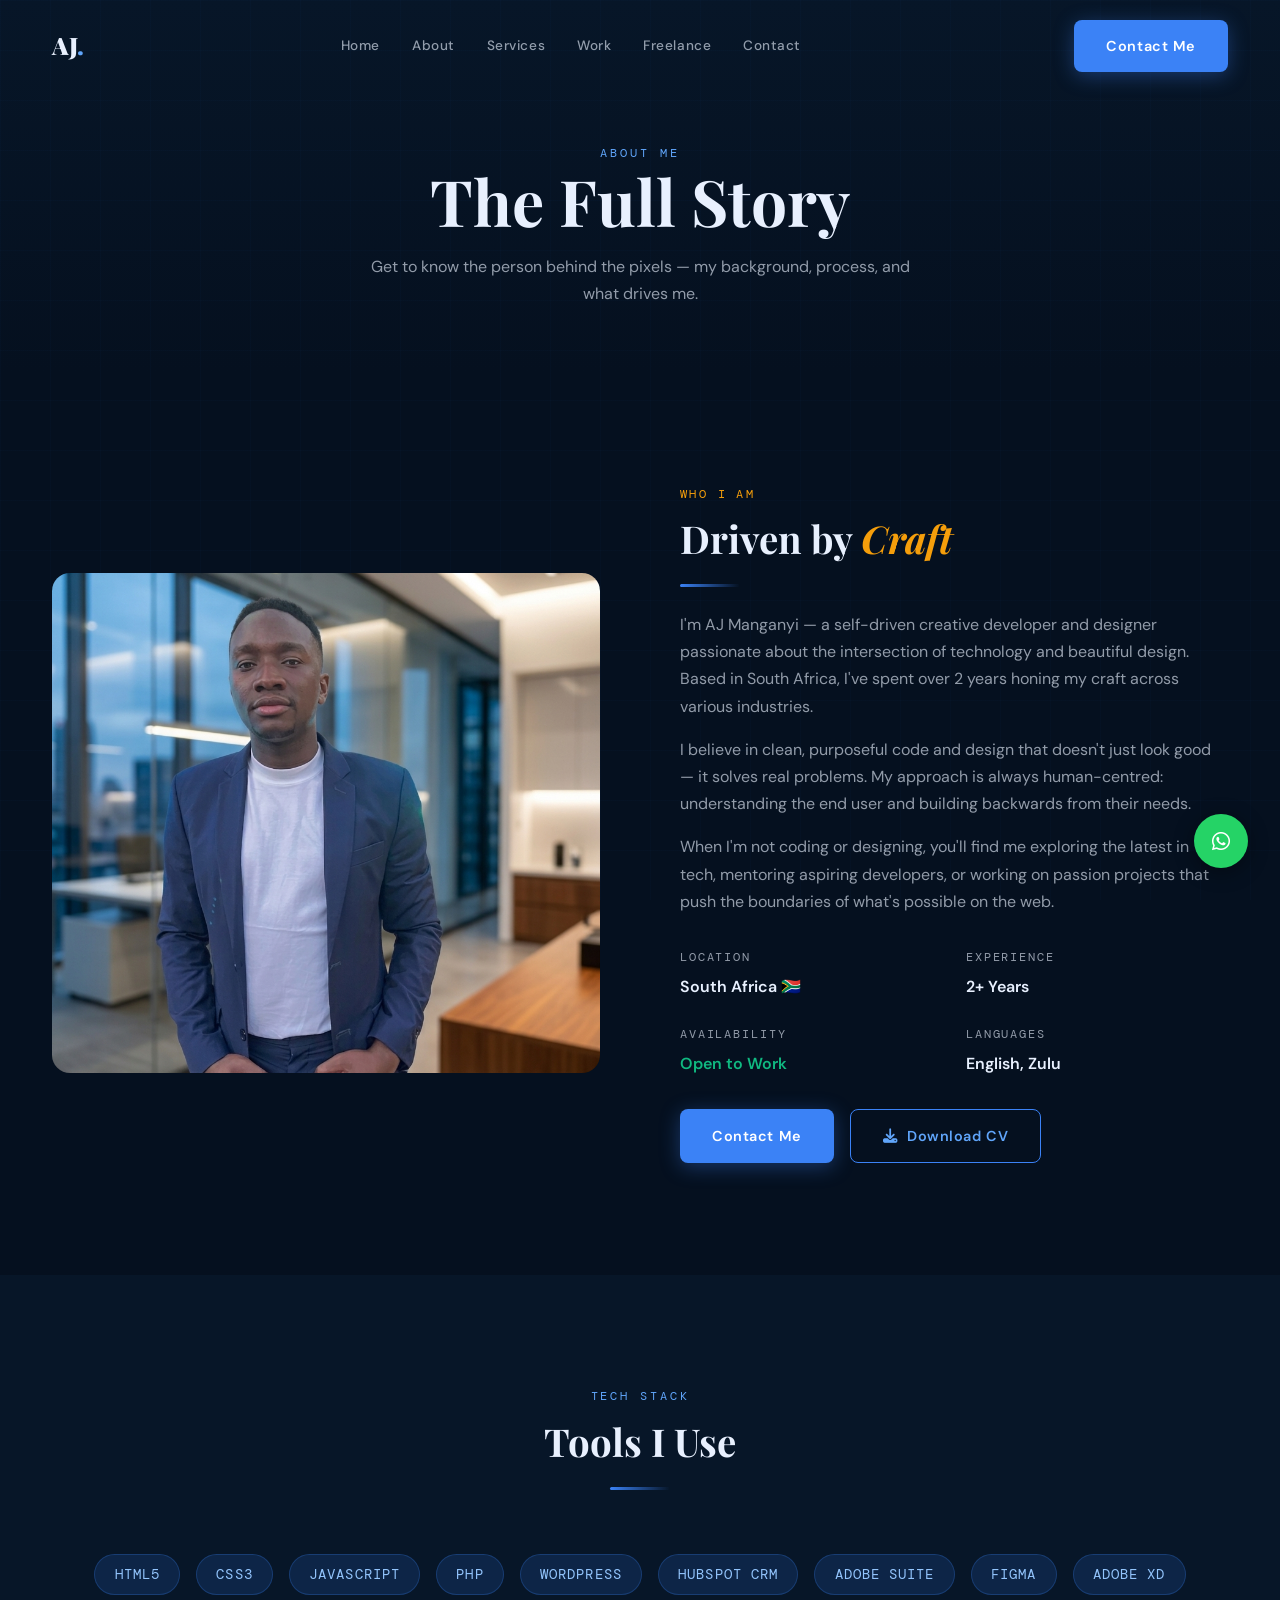
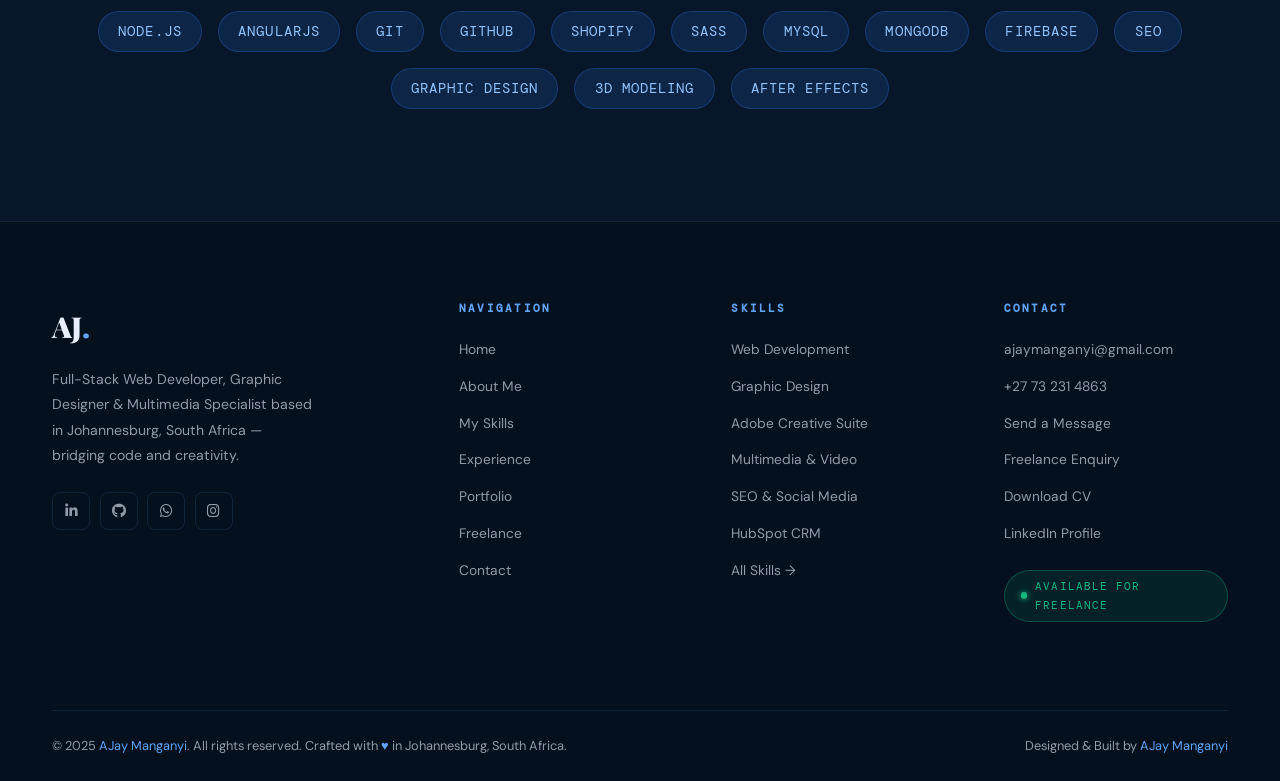
<file: pages/about.html>
<!DOCTYPE html>
<html lang="en">
<head>
  <meta charset="UTF-8" />
  <meta name="viewport" content="width=device-width, initial-scale=1.0" />
  <title>About | AJ Manganyi</title>
  <link rel="stylesheet" href="../css/style.css" />
  <link rel="stylesheet" href="https://cdnjs.cloudflare.com/ajax/libs/font-awesome/6.5.0/css/all.min.css" />
</head>
<body>

<nav class="nav" id="nav">
  <div class="container nav-inner">
    <a href="../index.html" class="nav-logo">AJ<span>.</span></a>
    <div class="nav-links">
      <a href="../index.html">Home</a>
      <a href="about.html" class="active">About</a>
      <a href="../index.html#services">Services</a>
      <a href="portfolio.html">Work</a>
      <a href="../index.html#freelance">Freelance</a>
      <a href="../index.html#contact">Contact</a>
    </div>
    <a href="../index.html#contact" class="btn btn-primary nav-cta">Contact Me</a>
    <div class="hamburger" id="hamburger"><span></span><span></span><span></span></div>
  </div>
</nav>

<div class="mobile-nav" id="mobile-nav">
  <span class="mobile-nav-close" id="mobile-close">✕</span>
  <a href="../index.html">Home</a>
  <a href="about.html">About</a>
  <a href="../index.html#services">Services</a>
  <a href="portfolio.html">Work</a>
  <a href="../index.html#freelance">Freelance</a>
  <a href="../index.html#contact">Contact</a>
</div>

<div class="page-hero">
  <div class="container">
    <p class="eyebrow">About Me</p>
    <h1 class="display-lg">The Full Story</h1>
    <p>Get to know the person behind the pixels — my background, process, and what drives me.</p>
  </div>
</div>

<section class="section">
  <div class="container">
    <div class="grid-2" style="align-items:center;gap:5rem;">
      <div class="fade-up">
        <img src="../assets/images/hero-photo.png" alt="AJ Manganyi" style="width:100%;border-radius:var(--radius-lg);height:500px;object-fit:cover;" loading="lazy" />
      </div>
      <div class="fade-up">
        <p class="eyebrow" style="font-family:var(--font-mono);font-size:0.75rem;letter-spacing:0.2em;text-transform:uppercase;color:var(--gold);margin-bottom:0.75rem;">Who I Am</p>
        <h2 class="display-md" style="margin-bottom:1rem;">Driven by <em style="color:var(--gold);">Craft</em></h2>
        <div class="divider"></div>
        <p style="color:var(--white-dim);margin-bottom:1rem;">I'm AJ Manganyi — a self-driven creative developer and designer passionate about the intersection of technology and beautiful design. Based in South Africa, I've spent over 2 years honing my craft across various industries.</p>
        <p style="color:var(--white-dim);margin-bottom:1rem;">I believe in clean, purposeful code and design that doesn't just look good — it solves real problems. My approach is always human-centred: understanding the end user and building backwards from their needs.</p>
        <p style="color:var(--white-dim);margin-bottom:2rem;">When I'm not coding or designing, you'll find me exploring the latest in tech, mentoring aspiring developers, or working on passion projects that push the boundaries of what's possible on the web.</p>

        <div style="display:grid;grid-template-columns:1fr 1fr;gap:1.5rem;margin-bottom:2rem;">
          <div>
            <div class="text-mono text-dim" style="margin-bottom:0.3rem;">Location</div>
            <div style="font-weight:600;">South Africa 🇿🇦</div>
          </div>
          <div>
            <div class="text-mono text-dim" style="margin-bottom:0.3rem;">Experience</div>
            <div style="font-weight:600;">2+ Years</div>
          </div>
          <div>
            <div class="text-mono text-dim" style="margin-bottom:0.3rem;">Availability</div>
            <div style="font-weight:600;color:var(--green);">Open to Work</div>
          </div>
          <div>
            <div class="text-mono text-dim" style="margin-bottom:0.3rem;">Languages</div>
            <div style="font-weight:600;">English, Zulu</div>
          </div>
        </div>

        <div style="display:flex;gap:1rem;flex-wrap:wrap;">
          <a href="../index.html#contact" class="btn btn-primary">Contact Me</a>
          <a href="../assets/AJ_Manganyi_CV.pdf" download class="btn btn-outline"><i class="fa-solid fa-download"></i> Download CV</a>
        </div>
      </div>
    </div>
  </div>
</section>

<!-- Tech Stack -->
<section class="section" style="background:var(--bg-2);">
  <div class="container">
    <div class="section-header fade-up">
      <p class="eyebrow">Tech Stack</p>
      <h2 class="display-md">Tools I Use</h2>
      <div class="divider center"></div>
    </div>

    <div style="display:flex;flex-wrap:wrap;gap:1rem;justify-content:center;" class="fade-up">
      <!-- Tech badges -->
      <script>
        const techs = ['HTML5','CSS3','JavaScript','PHP','WordPress','HubSpot CRM','Adobe Suite','Figma','Adobe XD','Node.js','AngularJS','Git','GitHub','Shopify','SASS','MySQL','MongoDB','Firebase','SEO','Graphic Design','3D Modeling','After Effects'];
        document.write(techs.map(t => `<span class="tag" style="font-size:0.85rem;padding:0.5rem 1.2rem;">${t}</span>`).join(''));
      </script>
    </div>
  </div>
</section>

<!-- Floating Buttons -->
<button class="back-to-top" id="back-to-top" aria-label="Back to top">
  <i class="fa-solid fa-chevron-up"></i>
</button>

<div class="float-buttons">
  <button class="float-btn float-whatsapp" id="whatsapp-btn" aria-label="WhatsApp">
    <i class="fa-brands fa-whatsapp" style="font-size:1.3rem;"></i>
    <span class="float-btn-tooltip">WhatsApp me</span>
  </button>
</div>

<!-- ════════════════════════ FOOTER ═════════════════════════ -->
<footer class="footer" id="footer">
  <div class="container">
    <div class="footer-grid">
      <div class="footer-brand">
        <a href="../index.html" class="nav-logo" style="font-size:1.8rem;">AJ<span style="color:var(--blue-light);">.</span></a>
        <p>Full-Stack Web Developer, Graphic Designer &amp; Multimedia Specialist based in Johannesburg, South Africa — bridging code and creativity.</p>
        <div class="footer-socials">
          <a href="https://www.linkedin.com/in/ajay-manganyi/" target="_blank" class="social-link" aria-label="LinkedIn"><i class="fa-brands fa-linkedin-in"></i></a>
          <a href="https://github.com/respectaj" target="_blank" class="social-link" aria-label="GitHub"><i class="fa-brands fa-github"></i></a>
          <a href="https://wa.me/27732314863" target="_blank" class="social-link" aria-label="WhatsApp"><i class="fa-brands fa-whatsapp"></i></a>
          <a href="https://instagram.com" target="_blank" class="social-link" aria-label="Instagram"><i class="fa-brands fa-instagram"></i></a>
        </div>
      </div>
      <div class="footer-col">
        <h4>Navigation</h4>
        <ul>
          <li><a href="../index.html">Home</a></li>
          <li><a href="../index.html#about">About Me</a></li>
          <li><a href="../index.html#skills">My Skills</a></li>
          <li><a href="../index.html#experience">Experience</a></li>
          <li><a href="../index.html#portfolio">Portfolio</a></li>
          <li><a href="../index.html#freelance">Freelance</a></li>
          <li><a href="../index.html#contact">Contact</a></li>
        </ul>
      </div>
      <div class="footer-col">
        <h4>Skills</h4>
        <ul>
          <li><a href="../index.html#skills">Web Development</a></li>
          <li><a href="../index.html#skills">Graphic Design</a></li>
          <li><a href="../index.html#skills">Adobe Creative Suite</a></li>
          <li><a href="../index.html#skills">Multimedia &amp; Video</a></li>
          <li><a href="../index.html#skills">SEO &amp; Social Media</a></li>
          <li><a href="../index.html#skills">HubSpot CRM</a></li>
          <li><a href="skills.html">All Skills →</a></li>
        </ul>
      </div>
      <div class="footer-col">
        <h4>Contact</h4>
        <ul>
          <li><a href="mailto:ajaymanganyi@gmail.com">ajaymanganyi@gmail.com</a></li>
          <li><a href="https://wa.me/27732314863" target="_blank">+27 73 231 4863</a></li>
          <li><a href="../index.html#contact">Send a Message</a></li>
          <li><a href="../index.html#freelance">Freelance Enquiry</a></li>
          <li><a href="../assets/AJay_Manganyi_CV.pdf" download>Download CV</a></li>
          <li><a href="https://www.linkedin.com/in/ajay-manganyi/" target="_blank">LinkedIn Profile</a></li>
        </ul>
        <div style="margin-top:1.5rem;">
          <div class="freelance-available" style="font-size:0.68rem;">Available for Freelance</div>
        </div>
      </div>
    </div>
    <div class="footer-bottom">
      <p>© 2025 <span>AJay Manganyi</span>. All rights reserved. Crafted with <span>♥</span> in Johannesburg, South Africa.</p>
      <p>Designed &amp; Built by <span>AJay Manganyi</span></p>
    </div>
  </div>
</footer>

<script src="../js/main.js"></script>
</body>
</html>
</file>
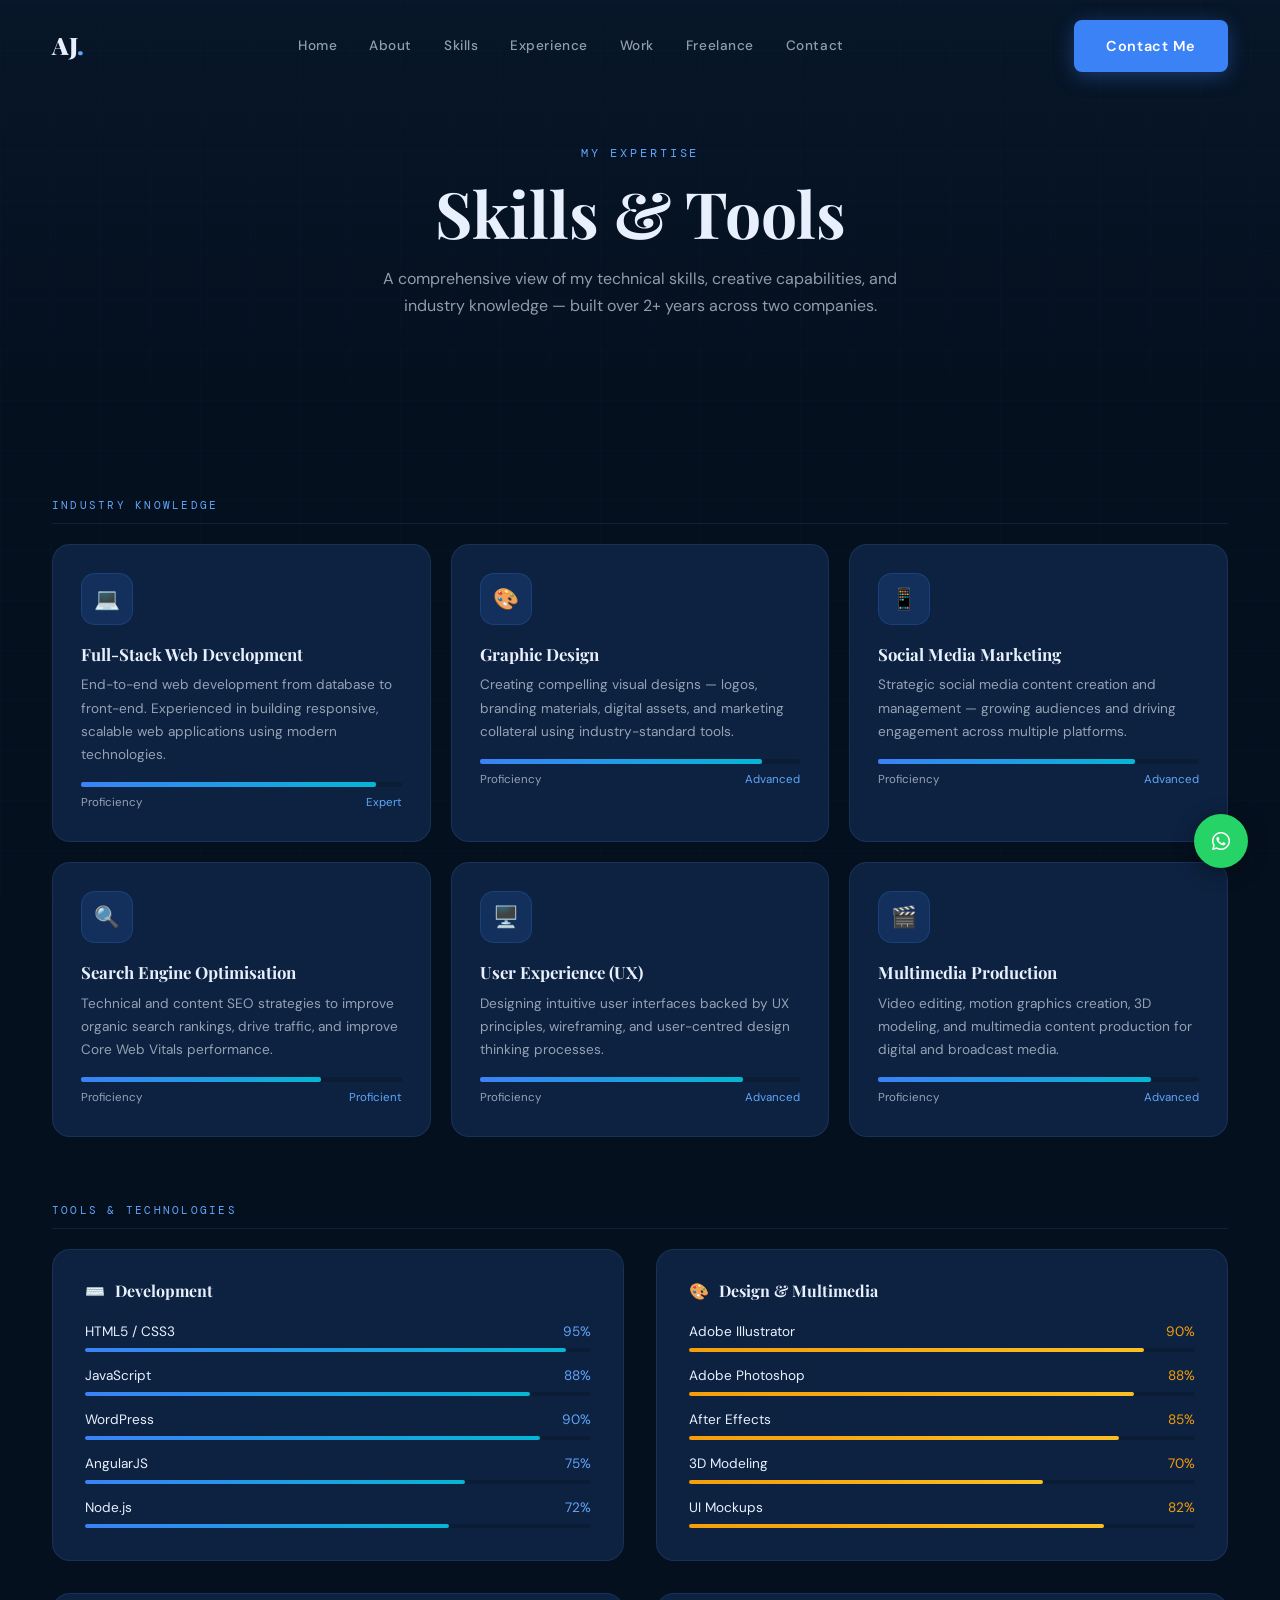
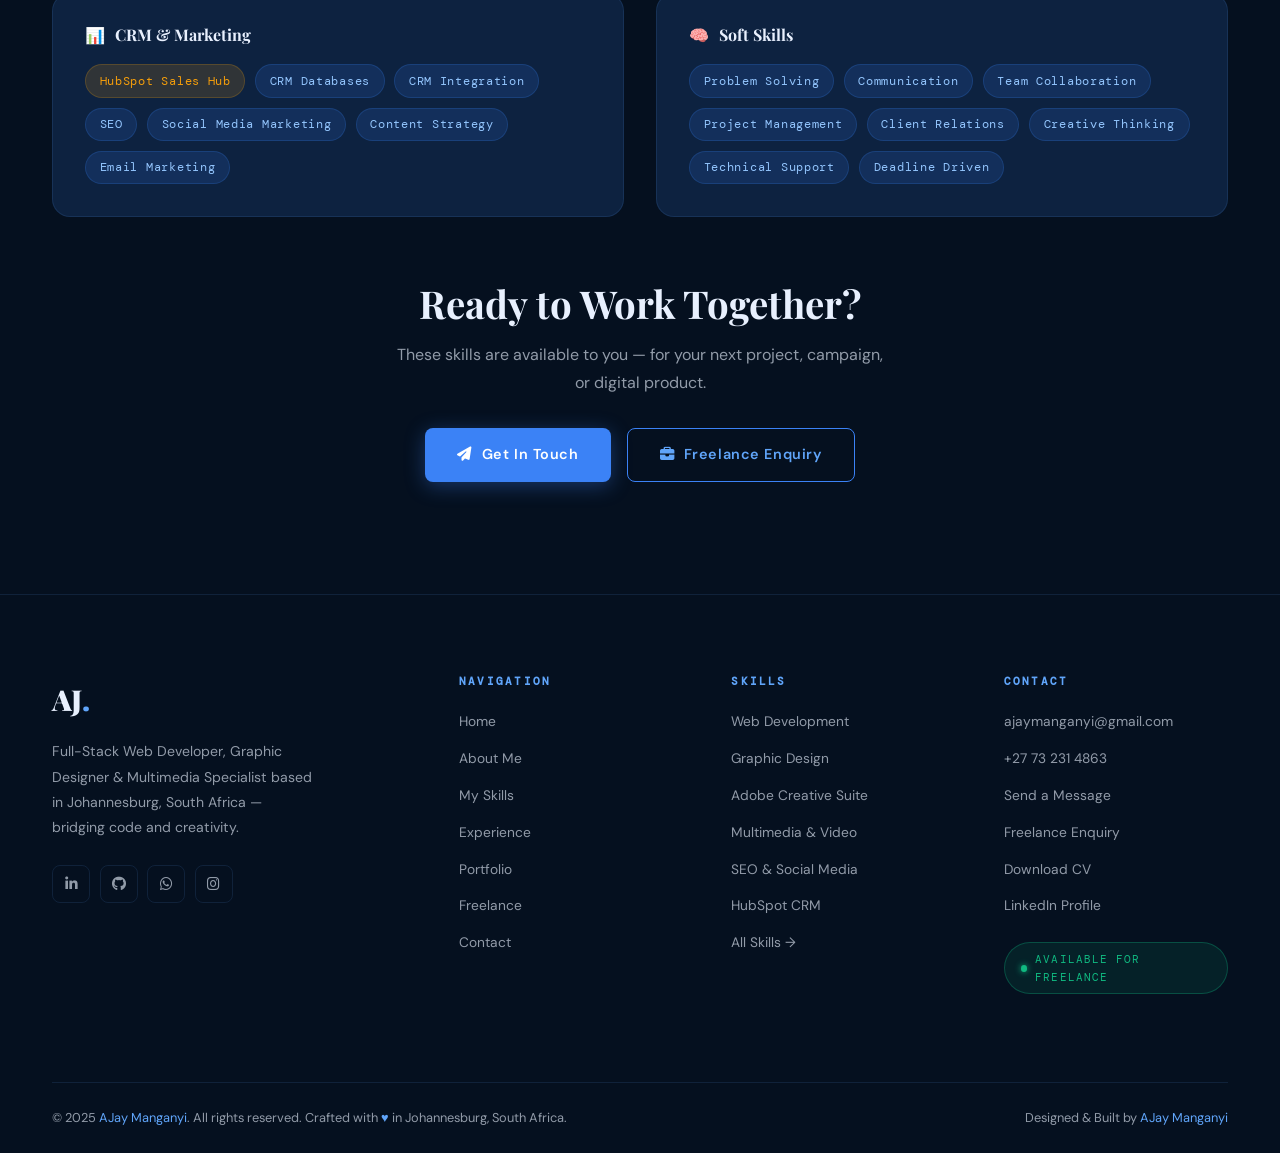
<file: pages/skills.html>
<!DOCTYPE html>
<html lang="en">
<head>
  <meta charset="UTF-8" />
  <meta name="viewport" content="width=device-width, initial-scale=1.0" />
  <title>Skills & Expertise | AJay Manganyi</title>
  <link rel="stylesheet" href="../css/style.css" />
  <link rel="stylesheet" href="https://cdnjs.cloudflare.com/ajax/libs/font-awesome/6.5.0/css/all.min.css" />
</head>
<body>

<nav class="nav" id="nav">
  <div class="container nav-inner">
    <a href="../index.html" class="nav-logo">AJ<span>.</span></a>
    <div class="nav-links">
      <a href="../index.html">Home</a>
      <a href="../index.html#about">About</a>
      <a href="skills.html" class="active">Skills</a>
      <a href="../index.html#experience">Experience</a>
      <a href="portfolio.html">Work</a>
      <a href="../index.html#freelance">Freelance</a>
      <a href="../index.html#contact">Contact</a>
    </div>
    <a href="../index.html#contact" class="btn btn-primary nav-cta">Contact Me</a>
    <div class="hamburger" id="hamburger"><span></span><span></span><span></span></div>
  </div>
</nav>
<div class="mobile-nav" id="mobile-nav">
  <span class="mobile-nav-close" id="mobile-close">✕</span>
  <a href="../index.html">Home</a>
  <a href="skills.html">Skills</a>
  <a href="../index.html#experience">Experience</a>
  <a href="portfolio.html">Work</a>
  <a href="../index.html#contact">Contact</a>
</div>

<div class="page-hero">
  <div class="container">
    <span class="eyebrow">My Expertise</span>
    <h1 class="display-lg">Skills &amp; Tools</h1>
    <p>A comprehensive view of my technical skills, creative capabilities, and industry knowledge — built over 2+ years across two companies.</p>
  </div>
</div>

<section class="section">
  <div class="container">

    <!-- Industry Knowledge -->
    <div style="margin-bottom:4rem;" class="fade-up">
      <div class="skill-category-title">Industry Knowledge</div>
      <div class="skill-cards-grid">
        <div class="skill-card">
          <div class="skill-card-icon">💻</div>
          <h3>Full-Stack Web Development</h3>
          <p>End-to-end web development from database to front-end. Experienced in building responsive, scalable web applications using modern technologies.</p>
          <div class="skill-bar-wrap" style="height:5px;margin-top:1rem;border-radius:3px;background:var(--bg-3);">
            <div class="skill-bar" data-width="92%" style="height:5px;"></div>
          </div>
          <div style="display:flex;justify-content:space-between;margin-top:0.4rem;font-size:0.72rem;color:var(--white-dim);">
            <span>Proficiency</span><span style="color:var(--blue-light);">Expert</span>
          </div>
        </div>
        <div class="skill-card">
          <div class="skill-card-icon">🎨</div>
          <h3>Graphic Design</h3>
          <p>Creating compelling visual designs — logos, branding materials, digital assets, and marketing collateral using industry-standard tools.</p>
          <div class="skill-bar-wrap" style="height:5px;margin-top:1rem;border-radius:3px;background:var(--bg-3);">
            <div class="skill-bar" data-width="88%" style="height:5px;"></div>
          </div>
          <div style="display:flex;justify-content:space-between;margin-top:0.4rem;font-size:0.72rem;color:var(--white-dim);">
            <span>Proficiency</span><span style="color:var(--blue-light);">Advanced</span>
          </div>
        </div>
        <div class="skill-card">
          <div class="skill-card-icon">📱</div>
          <h3>Social Media Marketing</h3>
          <p>Strategic social media content creation and management — growing audiences and driving engagement across multiple platforms.</p>
          <div class="skill-bar-wrap" style="height:5px;margin-top:1rem;border-radius:3px;background:var(--bg-3);">
            <div class="skill-bar" data-width="80%" style="height:5px;"></div>
          </div>
          <div style="display:flex;justify-content:space-between;margin-top:0.4rem;font-size:0.72rem;color:var(--white-dim);">
            <span>Proficiency</span><span style="color:var(--blue-light);">Advanced</span>
          </div>
        </div>
        <div class="skill-card">
          <div class="skill-card-icon">🔍</div>
          <h3>Search Engine Optimisation</h3>
          <p>Technical and content SEO strategies to improve organic search rankings, drive traffic, and improve Core Web Vitals performance.</p>
          <div class="skill-bar-wrap" style="height:5px;margin-top:1rem;border-radius:3px;background:var(--bg-3);">
            <div class="skill-bar" data-width="75%" style="height:5px;"></div>
          </div>
          <div style="display:flex;justify-content:space-between;margin-top:0.4rem;font-size:0.72rem;color:var(--white-dim);">
            <span>Proficiency</span><span style="color:var(--blue-light);">Proficient</span>
          </div>
        </div>
        <div class="skill-card">
          <div class="skill-card-icon">🖥️</div>
          <h3>User Experience (UX)</h3>
          <p>Designing intuitive user interfaces backed by UX principles, wireframing, and user-centred design thinking processes.</p>
          <div class="skill-bar-wrap" style="height:5px;margin-top:1rem;border-radius:3px;background:var(--bg-3);">
            <div class="skill-bar" data-width="82%" style="height:5px;"></div>
          </div>
          <div style="display:flex;justify-content:space-between;margin-top:0.4rem;font-size:0.72rem;color:var(--white-dim);">
            <span>Proficiency</span><span style="color:var(--blue-light);">Advanced</span>
          </div>
        </div>
        <div class="skill-card">
          <div class="skill-card-icon">🎬</div>
          <h3>Multimedia Production</h3>
          <p>Video editing, motion graphics creation, 3D modeling, and multimedia content production for digital and broadcast media.</p>
          <div class="skill-bar-wrap" style="height:5px;margin-top:1rem;border-radius:3px;background:var(--bg-3);">
            <div class="skill-bar" data-width="85%" style="height:5px;"></div>
          </div>
          <div style="display:flex;justify-content:space-between;margin-top:0.4rem;font-size:0.72rem;color:var(--white-dim);">
            <span>Proficiency</span><span style="color:var(--blue-light);">Advanced</span>
          </div>
        </div>
      </div>
    </div>

    <!-- Tools & Technologies -->
    <div class="fade-up" style="margin-bottom:4rem;">
      <div class="skill-category-title">Tools &amp; Technologies</div>
      <div class="grid-2" style="gap:2rem;">

        <!-- Development -->
        <div style="background:var(--surface);border:1px solid var(--border);border-radius:var(--radius-lg);padding:2rem;">
          <h3 style="font-size:1rem;margin-bottom:1.25rem;display:flex;align-items:center;gap:0.6rem;">
            <span style="color:var(--blue-light);">⌨️</span> Development
          </h3>
          <div style="display:flex;flex-direction:column;gap:0.75rem;">
            <div>
              <div style="display:flex;justify-content:space-between;font-size:0.85rem;margin-bottom:0.3rem;"><span>HTML5 / CSS3</span><span style="color:var(--blue-light);">95%</span></div>
              <div class="skill-bar-wrap"><div class="skill-bar" data-width="95%"></div></div>
            </div>
            <div>
              <div style="display:flex;justify-content:space-between;font-size:0.85rem;margin-bottom:0.3rem;"><span>JavaScript</span><span style="color:var(--blue-light);">88%</span></div>
              <div class="skill-bar-wrap"><div class="skill-bar" data-width="88%"></div></div>
            </div>
            <div>
              <div style="display:flex;justify-content:space-between;font-size:0.85rem;margin-bottom:0.3rem;"><span>WordPress</span><span style="color:var(--blue-light);">90%</span></div>
              <div class="skill-bar-wrap"><div class="skill-bar" data-width="90%"></div></div>
            </div>
            <div>
              <div style="display:flex;justify-content:space-between;font-size:0.85rem;margin-bottom:0.3rem;"><span>AngularJS</span><span style="color:var(--blue-light);">75%</span></div>
              <div class="skill-bar-wrap"><div class="skill-bar" data-width="75%"></div></div>
            </div>
            <div>
              <div style="display:flex;justify-content:space-between;font-size:0.85rem;margin-bottom:0.3rem;"><span>Node.js</span><span style="color:var(--blue-light);">72%</span></div>
              <div class="skill-bar-wrap"><div class="skill-bar" data-width="72%"></div></div>
            </div>
          </div>
        </div>

        <!-- Design Tools -->
        <div style="background:var(--surface);border:1px solid var(--border);border-radius:var(--radius-lg);padding:2rem;">
          <h3 style="font-size:1rem;margin-bottom:1.25rem;display:flex;align-items:center;gap:0.6rem;">
            <span style="color:var(--gold);">🎨</span> Design &amp; Multimedia
          </h3>
          <div style="display:flex;flex-direction:column;gap:0.75rem;">
            <div>
              <div style="display:flex;justify-content:space-between;font-size:0.85rem;margin-bottom:0.3rem;"><span>Adobe Illustrator</span><span style="color:var(--gold);">90%</span></div>
              <div class="skill-bar-wrap"><div class="skill-bar" data-width="90%" style="background:linear-gradient(90deg,var(--gold),var(--gold-light));"></div></div>
            </div>
            <div>
              <div style="display:flex;justify-content:space-between;font-size:0.85rem;margin-bottom:0.3rem;"><span>Adobe Photoshop</span><span style="color:var(--gold);">88%</span></div>
              <div class="skill-bar-wrap"><div class="skill-bar" data-width="88%" style="background:linear-gradient(90deg,var(--gold),var(--gold-light));"></div></div>
            </div>
            <div>
              <div style="display:flex;justify-content:space-between;font-size:0.85rem;margin-bottom:0.3rem;"><span>After Effects</span><span style="color:var(--gold);">85%</span></div>
              <div class="skill-bar-wrap"><div class="skill-bar" data-width="85%" style="background:linear-gradient(90deg,var(--gold),var(--gold-light));"></div></div>
            </div>
            <div>
              <div style="display:flex;justify-content:space-between;font-size:0.85rem;margin-bottom:0.3rem;"><span>3D Modeling</span><span style="color:var(--gold);">70%</span></div>
              <div class="skill-bar-wrap"><div class="skill-bar" data-width="70%" style="background:linear-gradient(90deg,var(--gold),var(--gold-light));"></div></div>
            </div>
            <div>
              <div style="display:flex;justify-content:space-between;font-size:0.85rem;margin-bottom:0.3rem;"><span>UI Mockups</span><span style="color:var(--gold);">82%</span></div>
              <div class="skill-bar-wrap"><div class="skill-bar" data-width="82%" style="background:linear-gradient(90deg,var(--gold),var(--gold-light));"></div></div>
            </div>
          </div>
        </div>

        <!-- CRM / Marketing -->
        <div style="background:var(--surface);border:1px solid var(--border);border-radius:var(--radius-lg);padding:2rem;">
          <h3 style="font-size:1rem;margin-bottom:1.25rem;display:flex;align-items:center;gap:0.6rem;">
            <span style="color:var(--green);">📊</span> CRM &amp; Marketing
          </h3>
          <div class="tech-cloud">
            <span class="tech-pill gold-pill">HubSpot Sales Hub</span>
            <span class="tech-pill">CRM Databases</span>
            <span class="tech-pill">CRM Integration</span>
            <span class="tech-pill">SEO</span>
            <span class="tech-pill">Social Media Marketing</span>
            <span class="tech-pill">Content Strategy</span>
            <span class="tech-pill">Email Marketing</span>
          </div>
        </div>

        <!-- Soft Skills -->
        <div style="background:var(--surface);border:1px solid var(--border);border-radius:var(--radius-lg);padding:2rem;">
          <h3 style="font-size:1rem;margin-bottom:1.25rem;display:flex;align-items:center;gap:0.6rem;">
            <span style="color:var(--cyan);">🧠</span> Soft Skills
          </h3>
          <div class="tech-cloud">
            <span class="tech-pill">Problem Solving</span>
            <span class="tech-pill">Communication</span>
            <span class="tech-pill">Team Collaboration</span>
            <span class="tech-pill">Project Management</span>
            <span class="tech-pill">Client Relations</span>
            <span class="tech-pill">Creative Thinking</span>
            <span class="tech-pill">Technical Support</span>
            <span class="tech-pill">Deadline Driven</span>
          </div>
        </div>
      </div>
    </div>

    <!-- CTA -->
    <div style="text-align:center;" class="fade-up">
      <h2 class="display-md" style="margin-bottom:1rem;">Ready to Work Together?</h2>
      <p style="color:var(--white-dim);max-width:500px;margin:0 auto 2rem;">These skills are available to you — for your next project, campaign, or digital product.</p>
      <div style="display:flex;gap:1rem;justify-content:center;flex-wrap:wrap;">
        <a href="../index.html#contact" class="btn btn-primary"><i class="fa-solid fa-paper-plane"></i> Get In Touch</a>
        <a href="../index.html#freelance" class="btn btn-outline"><i class="fa-solid fa-briefcase"></i> Freelance Enquiry</a>
      </div>
    </div>
  </div>
</section>

<button class="back-to-top" id="back-to-top" aria-label="Back to top">
  <i class="fa-solid fa-chevron-up"></i>
</button>

<div class="float-buttons">
  <button class="float-btn float-whatsapp" id="whatsapp-btn" aria-label="WhatsApp">
    <i class="fa-brands fa-whatsapp" style="font-size:1.3rem;"></i>
    <span class="float-btn-tooltip">WhatsApp me</span>
  </button>
</div>

<!-- ════════════════════════ FOOTER ═════════════════════════ -->
<footer class="footer" id="footer">
  <div class="container">
    <div class="footer-grid">
      <div class="footer-brand">
        <a href="../index.html" class="nav-logo" style="font-size:1.8rem;">AJ<span style="color:var(--blue-light);">.</span></a>
        <p>Full-Stack Web Developer, Graphic Designer &amp; Multimedia Specialist based in Johannesburg, South Africa — bridging code and creativity.</p>
        <div class="footer-socials">
          <a href="https://www.linkedin.com/in/ajay-manganyi/" target="_blank" class="social-link" aria-label="LinkedIn"><i class="fa-brands fa-linkedin-in"></i></a>
          <a href="https://github.com/respectaj" target="_blank" class="social-link" aria-label="GitHub"><i class="fa-brands fa-github"></i></a>
          <a href="https://wa.me/27732314863" target="_blank" class="social-link" aria-label="WhatsApp"><i class="fa-brands fa-whatsapp"></i></a>
          <a href="https://instagram.com" target="_blank" class="social-link" aria-label="Instagram"><i class="fa-brands fa-instagram"></i></a>
        </div>
      </div>
      <div class="footer-col">
        <h4>Navigation</h4>
        <ul>
          <li><a href="../index.html">Home</a></li>
          <li><a href="../index.html#about">About Me</a></li>
          <li><a href="../index.html#skills">My Skills</a></li>
          <li><a href="../index.html#experience">Experience</a></li>
          <li><a href="../index.html#portfolio">Portfolio</a></li>
          <li><a href="../index.html#freelance">Freelance</a></li>
          <li><a href="../index.html#contact">Contact</a></li>
        </ul>
      </div>
      <div class="footer-col">
        <h4>Skills</h4>
        <ul>
          <li><a href="../index.html#skills">Web Development</a></li>
          <li><a href="../index.html#skills">Graphic Design</a></li>
          <li><a href="../index.html#skills">Adobe Creative Suite</a></li>
          <li><a href="../index.html#skills">Multimedia &amp; Video</a></li>
          <li><a href="../index.html#skills">SEO &amp; Social Media</a></li>
          <li><a href="../index.html#skills">HubSpot CRM</a></li>
          <li><a href="skills.html">All Skills →</a></li>
        </ul>
      </div>
      <div class="footer-col">
        <h4>Contact</h4>
        <ul>
          <li><a href="mailto:ajaymanganyi@gmail.com">ajaymanganyi@gmail.com</a></li>
          <li><a href="https://wa.me/27732314863" target="_blank">+27 73 231 4863</a></li>
          <li><a href="../index.html#contact">Send a Message</a></li>
          <li><a href="../index.html#freelance">Freelance Enquiry</a></li>
          <li><a href="../assets/AJay_Manganyi_CV.pdf" download>Download CV</a></li>
          <li><a href="https://www.linkedin.com/in/ajay-manganyi/" target="_blank">LinkedIn Profile</a></li>
        </ul>
        <div style="margin-top:1.5rem;">
          <div class="freelance-available" style="font-size:0.68rem;">Available for Freelance</div>
        </div>
      </div>
    </div>
    <div class="footer-bottom">
      <p>© 2025 <span>AJay Manganyi</span>. All rights reserved. Crafted with <span>♥</span> in Johannesburg, South Africa.</p>
      <p>Designed &amp; Built by <span>AJay Manganyi</span></p>
    </div>
  </div>
</footer>

<script src="../js/main.js"></script>
</body>
</html>
</file>
<file: css/style.css>
/* ============================================================
   AJ MANGANYI PORTFOLIO — Main Stylesheet
   Theme: Deep Navy Blue — Modern Professional
   Version: 2.0.0
   ============================================================ */

@import url('https://fonts.googleapis.com/css2?family=Playfair+Display:ital,wght@0,400;0,700;0,900;1,400&family=DM+Sans:wght@300;400;500;600&family=DM+Mono:wght@400;500&display=swap');

:root {
  --bg:          #05101f;
  --bg-2:        #071628;
  --bg-3:        #0a1d35;
  --surface:     #0d2240;
  --surface-2:   #102a4f;
  --border:      rgba(100,160,255,0.12);
  --border-2:    rgba(100,160,255,0.22);
  --blue:        #3b82f6;
  --blue-light:  #60a5fa;
  --blue-bright: #93c5fd;
  --blue-dim:    rgba(59,130,246,0.15);
  --blue-glow:   rgba(59,130,246,0.25);
  --gold:        #f59e0b;
  --gold-light:  #fbbf24;
  --gold-dim:    rgba(245,158,11,0.15);
  --white:       #e8f0fe;
  --white-dim:   rgba(232,240,254,0.62);
  --white-faint: rgba(232,240,254,0.1);
  --accent:      #e05c3a;
  --green:       #10b981;
  --cyan:        #06b6d4;
  --font-display:'Playfair Display', Georgia, serif;
  --font-body:   'DM Sans', sans-serif;
  --font-mono:   'DM Mono', monospace;
  --radius:      8px;
  --radius-lg:   18px;
  --shadow:      0 20px 60px rgba(0,0,0,0.5);
  --shadow-blue: 0 8px 32px rgba(59,130,246,0.2);
  --transition:  0.35s cubic-bezier(0.4,0,0.2,1);
}

/* ── Reset ─────────────────────────────────────────────────── */
*, *::before, *::after { box-sizing: border-box; margin: 0; padding: 0; }
html { scroll-behavior: smooth; font-size: 16px; }
body {
  background: var(--bg);
  color: var(--white);
  font-family: var(--font-body);
  font-weight: 400;
  line-height: 1.7;
  overflow-x: hidden;
}
a { color: inherit; text-decoration: none; }
img { max-width: 100%; display: block; }
ul { list-style: none; }
button { font-family: var(--font-body); cursor: pointer; border: none; background: none; }

::-webkit-scrollbar { width: 5px; }
::-webkit-scrollbar-track { background: var(--bg); }
::-webkit-scrollbar-thumb { background: var(--blue); border-radius: 3px; }
::selection { background: var(--blue); color: white; }

/* Subtle grid bg */
body::before {
  content: '';
  position: fixed; inset: 0;
  background-image:
    linear-gradient(rgba(59,130,246,0.025) 1px, transparent 1px),
    linear-gradient(90deg, rgba(59,130,246,0.025) 1px, transparent 1px);
  background-size: 50px 50px;
  pointer-events: none; z-index: 0;
}

/* ── Typography ─────────────────────────────────────────────── */
h1,h2,h3,h4,h5 { font-family: var(--font-display); line-height: 1.15; }
.display-xl { font-size: clamp(2.8rem, 7vw, 6.5rem); font-weight: 900; letter-spacing: -0.03em; }
.display-lg { font-size: clamp(2rem, 5vw, 4rem); font-weight: 700; }
.display-md { font-size: clamp(1.5rem, 3vw, 2.6rem); font-weight: 700; }
.text-blue   { color: var(--blue-light); }
.text-gold   { color: var(--gold); }
.text-dim    { color: var(--white-dim); }
.text-mono   { font-family: var(--font-mono); font-size: 0.78rem; letter-spacing: 0.15em; text-transform: uppercase; }

/* ── Layout ─────────────────────────────────────────────────── */
.container { max-width: 1240px; margin: 0 auto; padding: 0 2rem; position: relative; z-index: 1; }
.section    { padding: 7rem 0; }
.grid-2     { display: grid; grid-template-columns: 1fr 1fr; gap: 3rem; }
.grid-3     { display: grid; grid-template-columns: repeat(3,1fr); gap: 2rem; }

.divider {
  width: 60px; height: 3px;
  background: linear-gradient(90deg, var(--blue), transparent);
  margin: 1.5rem 0; border-radius: 2px;
}
.divider.center { margin: 1.5rem auto; }
.divider.gold { background: linear-gradient(90deg, var(--gold), transparent); }

.section-header { text-align: center; margin-bottom: 4rem; }
.eyebrow {
  font-family: var(--font-mono); font-size: 0.72rem;
  letter-spacing: 0.25em; text-transform: uppercase;
  color: var(--blue-light); margin-bottom: 0.75rem; display: block;
}

/* ── Buttons ────────────────────────────────────────────────── */
.btn {
  display: inline-flex; align-items: center; gap: 0.6rem;
  padding: 0.85rem 2rem; border-radius: var(--radius);
  font-size: 0.9rem; font-weight: 600; letter-spacing: 0.04em;
  transition: var(--transition); position: relative; overflow: hidden;
}
.btn-primary { background: var(--blue); color: white; box-shadow: 0 4px 20px rgba(59,130,246,0.35); }
.btn-primary:hover { background: var(--blue-light); transform: translateY(-2px); box-shadow: 0 8px 30px rgba(59,130,246,0.5); }
.btn-gold { background: var(--gold); color: var(--bg); box-shadow: 0 4px 20px rgba(245,158,11,0.3); }
.btn-gold:hover { background: var(--gold-light); transform: translateY(-2px); }
.btn-outline { border: 1.5px solid var(--blue); color: var(--blue-light); }
.btn-outline:hover { background: var(--blue-dim); transform: translateY(-2px); }
.btn-ghost { color: var(--white-dim); border: 1.5px solid var(--border); }
.btn-ghost:hover { border-color: var(--blue); color: var(--blue-light); }

/* ── Tags ───────────────────────────────────────────────────── */
.tag {
  display: inline-block; padding: 0.3rem 0.85rem;
  background: var(--blue-dim); border: 1px solid rgba(59,130,246,0.25);
  color: var(--blue-bright); border-radius: 100px;
  font-size: 0.72rem; font-family: var(--font-mono);
  letter-spacing: 0.08em; text-transform: uppercase;
}
.tag.gold { background: var(--gold-dim); border-color: rgba(245,158,11,0.25); color: var(--gold); }

/* ── Navbar ─────────────────────────────────────────────────── */
.nav {
  position: fixed; top: 0; left: 0; right: 0;
  z-index: 1000; padding: 1.25rem 0; transition: var(--transition);
}
.nav.scrolled {
  background: rgba(5,16,31,0.94); backdrop-filter: blur(24px);
  border-bottom: 1px solid var(--border); padding: 0.8rem 0;
}
.nav-inner { display: flex; align-items: center; justify-content: space-between; }
.nav-logo { font-family: var(--font-display); font-size: 1.5rem; font-weight: 900; letter-spacing: -0.02em; }
.nav-logo span { color: var(--blue-light); }
.nav-links { display: flex; align-items: center; gap: 2rem; }
.nav-links a {
  font-size: 0.85rem; font-weight: 500; color: var(--white-dim);
  letter-spacing: 0.04em; transition: color 0.2s; position: relative;
}
.nav-links a::after {
  content: ''; position: absolute; bottom: -3px; left: 0; right: 0;
  height: 1.5px; background: var(--blue-light);
  transform: scaleX(0); transition: transform 0.25s;
}
.nav-links a:hover, .nav-links a.active { color: var(--white); }
.nav-links a:hover::after, .nav-links a.active::after { transform: scaleX(1); }
.nav-cta { margin-left: 1rem; }

.hamburger { display: none; flex-direction: column; gap: 5px; padding: 5px; cursor: pointer; }
.hamburger span { display: block; width: 24px; height: 2px; background: var(--white); border-radius: 2px; transition: var(--transition); }

.mobile-nav {
  display: none; position: fixed; inset: 0;
  background: var(--bg-2); z-index: 999;
  flex-direction: column; align-items: center; justify-content: center; gap: 2rem;
}
.mobile-nav.open { display: flex; }
.mobile-nav a { font-family: var(--font-display); font-size: 2rem; font-weight: 700; color: var(--white-dim); transition: color 0.2s; }
.mobile-nav a:hover { color: var(--blue-light); }
.mobile-nav-close { position: absolute; top: 1.5rem; right: 2rem; font-size: 2rem; color: var(--white-dim); cursor: pointer; }

/* ══════════════════════════════════════════════════════════════
   HERO — TRUE FULL WIDTH SPLIT
══════════════════════════════════════════════════════════════ */
.hero {
  height: 100vh;
  min-height: 600px;
  width: 100vw;
  margin-left: calc(-50vw + 50%);
  display: grid;
  grid-template-columns: 1fr 1fr;
  position: relative;
  overflow: hidden;
}

.hero-left {
  display: flex;
  align-items: center;
  padding: 6rem 3rem 4rem 8%;
  background:
    radial-gradient(ellipse 120% 80% at -10% 50%, rgba(59,130,246,0.1) 0%, transparent 60%),
    var(--bg);
  position: relative;
  z-index: 2;
}

.hero-right {
  position: relative;
  overflow: hidden;
}
.hero-right img {
  position: absolute; inset: 0;
  width: 100%; height: 100%;
  object-fit: cover; object-position: center 20%;
}
/* Blue-tinted dark overlay */
.hero-right::before {
  content: '';
  position: absolute; inset: 0; z-index: 1;
  background: linear-gradient(
    105deg,
    var(--bg) 0%,
    rgba(5,16,31,0.55) 35%,
    rgba(7,22,40,0.2) 65%,
    rgba(7,22,40,0.5) 100%
  );
}
/* Bottom fade */
.hero-right::after {
  content: '';
  position: absolute; bottom: 0; left: 0; right: 0; height: 200px;
  background: linear-gradient(to top, var(--bg) 0%, transparent 100%);
  z-index: 2;
}

.hero-badge {
  position: absolute;
  bottom: 2.5rem; right: 2rem;
  background: rgba(5,16,31,0.88);
  border: 1px solid var(--border-2);
  border-radius: var(--radius-lg);
  padding: 1rem 1.5rem;
  backdrop-filter: blur(16px);
  z-index: 10;
  display: flex; align-items: center; gap: 0.75rem;
}
.hero-badge-icon { font-size: 1.75rem; }
.hero-badge strong { font-size: 0.92rem; display: block; color: var(--white); }
.hero-badge span   { font-size: 0.7rem; color: var(--blue-bright); }

/* Left content */
.hero-eyebrow {
  display: inline-flex; align-items: center; gap: 0.75rem; margin-bottom: 0.9rem;
}
.hero-dot {
  width: 9px; height: 9px; border-radius: 50%;
  background: var(--green); box-shadow: 0 0 10px var(--green);
  animation: pulse 2s infinite;
}
@keyframes pulse { 0%,100%{opacity:1;transform:scale(1);}50%{opacity:0.4;transform:scale(0.75);} }

.hero-name {
  font-family: var(--font-display);
  font-size: clamp(2.2rem, 3.5vw, 4rem);
  font-weight: 900; line-height: 1.02; letter-spacing: -0.03em;
  margin-bottom: 0.4rem;
}
.hero-name .first { color: var(--white); display: block; }
.hero-name .last  { color: var(--blue-light); display: block; }

.hero-role {
  font-family: var(--font-mono); font-size: 0.8rem;
  color: var(--gold); letter-spacing: 0.12em; text-transform: uppercase;
  margin-bottom: 1rem; display: block;
}
.hero-sub {
  font-size: 0.92rem; color: var(--white-dim);
  max-width: 460px; line-height: 1.75; margin-bottom: 1.5rem;
}
.hero-sub strong { color: var(--white); }
.hero-actions { display: flex; gap: 0.75rem; flex-wrap: wrap; margin-bottom: 1.5rem; }
.hero-stats {
  display: flex; gap: 2rem; padding-top: 1.25rem;
  border-top: 1px solid var(--border);
}
.hero-stat-num {
  font-family: var(--font-display); font-size: 2rem; font-weight: 900;
  color: var(--blue-light); display: block; line-height: 1;
}
.hero-stat-label {
  font-size: 0.7rem; color: var(--white-dim);
  letter-spacing: 0.08em; text-transform: uppercase; margin-top: 0.3rem;
}

/* Companies strip */
.hero-companies {
  position: absolute; bottom: 1.5rem; left: 0;
  z-index: 10; padding: 0 8%;
  display: flex; align-items: center; gap: 1.5rem; flex-wrap: wrap;
}
.hero-company-label {
  font-family: var(--font-mono); font-size: 0.62rem;
  letter-spacing: 0.2em; text-transform: uppercase;
  color: var(--white-dim); white-space: nowrap;
}
.hero-company-pill {
  display: inline-flex; align-items: center; gap: 0.5rem;
  padding: 0.35rem 0.9rem; background: var(--blue-dim);
  border: 1px solid var(--border); border-radius: 100px;
  font-size: 0.75rem; color: var(--white-dim);
}
.hero-company-pill i { color: var(--blue-light); }

/* ── About ──────────────────────────────────────────────────── */
.about-img-wrap { position: relative; }
.about-img-wrap img,
.about-img-wrap video {
  width: 100%; height: 520px; object-fit: cover; object-position: top;
  border-radius: var(--radius-lg); border: 1px solid var(--border);
}
.about-img-overlay {
  position: absolute; bottom: -20px; right: -20px;
  background: var(--blue); color: white;
  padding: 1.5rem 2rem; border-radius: var(--radius-lg);
  text-align: center; box-shadow: var(--shadow-blue);
}
.about-img-overlay strong {
  font-family: var(--font-display); font-size: 2.5rem;
  font-weight: 900; display: block; line-height: 1;
}
.about-img-overlay span { font-size: 0.78rem; font-weight: 600; text-transform: uppercase; letter-spacing: 0.1em; opacity: 0.85; }

.about-content { padding: 0 0 0 1.5rem; }
.about-content p { color: var(--white-dim); margin-bottom: 1.1rem; font-size: 0.95rem; }

.skills-grid { display: grid; grid-template-columns: 1fr 1fr; gap: 1rem; margin: 1.5rem 0; }
.skill-item { background: var(--surface); border: 1px solid var(--border); border-radius: var(--radius); padding: 0.9rem; }
.skill-name { font-size: 0.82rem; font-weight: 600; margin-bottom: 0.5rem; color: var(--white); }
.skill-bar-wrap { height: 4px; background: var(--bg-3); border-radius: 2px; }
.skill-bar { height: 4px; background: linear-gradient(90deg, var(--blue), var(--cyan)); border-radius: 2px; width: 0; transition: width 1.4s cubic-bezier(0.4,0,0.2,1); }

/* ── Skills Section ─────────────────────────────────────────── */
.skills-section { background: var(--bg-2); }

.skill-cards-grid {
  display: grid; grid-template-columns: repeat(3,1fr);
  gap: 1.25rem; margin-bottom: 2rem;
}
.skill-card {
  background: var(--surface); border: 1px solid var(--border);
  border-radius: var(--radius-lg); padding: 1.75rem;
  transition: var(--transition); position: relative; overflow: hidden;
}
.skill-card::before {
  content: ''; position: absolute; top: 0; left: 0; right: 0; height: 2px;
  background: linear-gradient(90deg, var(--blue), var(--cyan));
  transform: scaleX(0); transform-origin: left; transition: transform 0.4s;
}
.skill-card:hover::before { transform: scaleX(1); }
.skill-card:hover { border-color: var(--border-2); transform: translateY(-4px); box-shadow: var(--shadow-blue); background: var(--surface-2); }
.skill-card-icon {
  width: 52px; height: 52px; background: var(--blue-dim);
  border: 1px solid rgba(59,130,246,0.2); border-radius: 14px;
  display: flex; align-items: center; justify-content: center;
  font-size: 1.3rem; margin-bottom: 1.25rem;
}
.skill-card h3 { font-size: 1.05rem; margin-bottom: 0.6rem; color: var(--white); }
.skill-card p { font-size: 0.85rem; color: var(--white-dim); line-height: 1.7; }

.skill-category-title {
  font-family: var(--font-mono); font-size: 0.7rem;
  letter-spacing: 0.2em; text-transform: uppercase;
  color: var(--blue-light); margin-bottom: 1.25rem;
  padding-bottom: 0.5rem; border-bottom: 1px solid var(--border);
}

.tech-cloud { display: flex; flex-wrap: wrap; gap: 0.6rem; margin-top: 0.75rem; }
.tech-pill {
  display: inline-flex; align-items: center; gap: 0.4rem;
  padding: 0.35rem 0.85rem;
  background: var(--blue-dim); border: 1px solid rgba(59,130,246,0.2);
  color: var(--blue-bright); border-radius: 100px;
  font-size: 0.75rem; font-family: var(--font-mono); letter-spacing: 0.06em;
  transition: var(--transition);
}
.tech-pill:hover { background: var(--blue); color: white; border-color: var(--blue); }
.tech-pill.gold-pill { background: var(--gold-dim); border-color: rgba(245,158,11,0.2); color: var(--gold); }
.tech-pill.gold-pill:hover { background: var(--gold); color: var(--bg); border-color: var(--gold); }

/* ── Experience Timeline ────────────────────────────────────── */
.timeline { position: relative; padding-left: 2rem; }
.timeline::before {
  content: ''; position: absolute; left: 0; top: 0; bottom: 0; width: 2px;
  background: linear-gradient(to bottom, var(--blue), var(--cyan), rgba(59,130,246,0.1));
  border-radius: 2px;
}
.timeline-item { position: relative; padding: 0 0 3rem 2.5rem; }
.timeline-item:last-child { padding-bottom: 0; }
.timeline-dot {
  position: absolute; left: -2.6rem; top: 0.3rem;
  width: 14px; height: 14px; border-radius: 50%;
  background: var(--blue); border: 3px solid var(--bg-2);
  box-shadow: 0 0 0 3px rgba(59,130,246,0.3);
}
.timeline-dot.current { background: var(--green); box-shadow: 0 0 0 3px rgba(16,185,129,0.3), 0 0 12px rgba(16,185,129,0.5); }
.timeline-period {
  font-family: var(--font-mono); font-size: 0.68rem; letter-spacing: 0.12em;
  text-transform: uppercase; color: var(--blue-light); margin-bottom: 0.35rem; display: block;
}
.timeline-title { font-size: 1.1rem; font-weight: 700; color: var(--white); margin-bottom: 0.2rem; }
.timeline-company {
  font-size: 0.85rem; color: var(--gold); font-weight: 600;
  margin-bottom: 0.75rem; display: flex; align-items: center; gap: 0.5rem;
}
.timeline-company i { font-size: 0.75rem; }
.timeline-desc { font-size: 0.88rem; color: var(--white-dim); line-height: 1.75; }
.timeline-tags { display: flex; flex-wrap: wrap; gap: 0.4rem; margin-top: 0.75rem; }

/* ── Portfolio ──────────────────────────────────────────────── */
.portfolio-filter { display: flex; gap: 0.6rem; justify-content: center; flex-wrap: wrap; margin-bottom: 3rem; }
.filter-btn {
  padding: 0.5rem 1.2rem; border-radius: 100px; border: 1px solid var(--border);
  color: var(--white-dim); font-size: 0.8rem; font-weight: 500;
  transition: var(--transition); cursor: pointer; background: none;
}
.filter-btn:hover, .filter-btn.active { background: var(--blue); border-color: var(--blue); color: white; box-shadow: 0 4px 16px rgba(59,130,246,0.3); }
.portfolio-grid { display: grid; grid-template-columns: repeat(3,1fr); gap: 1.5rem; }
.portfolio-item { border-radius: var(--radius-lg); overflow: hidden; position: relative; aspect-ratio: 4/3; cursor: pointer; border: 1px solid var(--border); }
.portfolio-item img { width:100%; height:100%; object-fit:cover; transition:transform 0.5s; }
.portfolio-item:hover img { transform: scale(1.06); }
.portfolio-overlay {
  position: absolute; inset: 0;
  background: linear-gradient(to top, rgba(5,16,31,0.96) 0%, transparent 55%);
  opacity: 0; transition: opacity 0.35s;
  display: flex; flex-direction: column; justify-content: flex-end; padding: 1.5rem;
}
.portfolio-item:hover .portfolio-overlay { opacity: 1; }
.portfolio-overlay h3 { font-size: 1.05rem; margin: 0.4rem 0 0.2rem; }
.portfolio-overlay span { font-size: 0.75rem; color: var(--blue-bright); font-family: var(--font-mono); }

/* ── Freelance Banner ───────────────────────────────────────── */
.freelance-banner {
  background: linear-gradient(135deg, var(--surface) 0%, var(--bg-3) 100%);
  border: 1px solid var(--border-2); border-radius: var(--radius-lg);
  padding: 4rem; text-align: center; position: relative; overflow: hidden;
}
.freelance-banner::before {
  content: 'FREELANCE'; position: absolute; top:50%; left:50%;
  transform: translate(-50%,-50%); font-family: var(--font-display); font-size: 9rem;
  font-weight: 900; color: rgba(59,130,246,0.04); white-space: nowrap; pointer-events: none;
}
.freelance-available {
  display: inline-flex; align-items: center; gap: 0.5rem;
  padding: 0.4rem 1rem; background: rgba(16,185,129,0.1);
  border: 1px solid rgba(16,185,129,0.3); border-radius: 100px;
  color: var(--green); font-size: 0.75rem; font-family: var(--font-mono);
  text-transform: uppercase; letter-spacing: 0.1em; margin-bottom: 1.5rem;
}
.freelance-available::before {
  content: ''; width: 7px; height: 7px; border-radius: 50%;
  background: var(--green); box-shadow: 0 0 6px var(--green); animation: pulse 2s infinite;
}

/* ── Testimonials ───────────────────────────────────────────── */
.testimonials-wrap { background: var(--bg-2); }
.testimonial-card { background: var(--surface); border: 1px solid var(--border); border-radius: var(--radius-lg); padding: 2rem; transition: var(--transition); }
.testimonial-card:hover { border-color: var(--border-2); transform: translateY(-4px); box-shadow: var(--shadow-blue); }
.quote-mark { font-family: var(--font-display); font-size: 4rem; line-height: 0.6; color: var(--blue); opacity: 0.3; margin-bottom: 1rem; display: block; }
.testimonial-text { color: var(--white-dim); font-size: 0.92rem; line-height: 1.8; margin-bottom: 1.5rem; }
.testimonial-author { display: flex; align-items: center; gap: 0.75rem; }
.testimonial-avatar { width: 44px; height: 44px; border-radius: 50%; object-fit: cover; border: 2px solid var(--blue); }
.testimonial-name { font-weight: 600; font-size: 0.9rem; }
.testimonial-role { font-size: 0.75rem; color: var(--white-dim); }
.stars { color: var(--gold); font-size: 0.85rem; margin-bottom: 0.75rem; }

/* ── Contact ────────────────────────────────────────────────── */
.contact-wrap { background: var(--bg-2); }
.contact-grid { display: grid; grid-template-columns: 1fr 1.4fr; gap: 4rem; align-items: start; }
.contact-item { display: flex; align-items: center; gap: 1rem; margin-bottom: 1.5rem; }
.contact-icon {
  width: 46px; height: 46px; background: var(--blue-dim);
  border: 1px solid rgba(59,130,246,0.2); border-radius: 12px;
  display: flex; align-items: center; justify-content: center;
  font-size: 1rem; flex-shrink: 0; color: var(--blue-light);
}
.contact-label { font-size: 0.72rem; color: var(--white-dim); text-transform: uppercase; letter-spacing: 0.1em; }
.contact-value { font-size: 0.92rem; font-weight: 500; }
.contact-value a:hover { color: var(--blue-light); }

.form-wrap { background: var(--surface); border: 1px solid var(--border); border-radius: var(--radius-lg); padding: 2.5rem; }
.form-title { font-family: var(--font-display); font-size: 1.5rem; margin-bottom: 0.4rem; }
.form-sub { font-size: 0.85rem; color: var(--white-dim); margin-bottom: 2rem; }
.form-group { margin-bottom: 1.2rem; }
.form-group label { display: block; font-size: 0.78rem; font-weight: 600; color: var(--white-dim); text-transform: uppercase; letter-spacing: 0.08em; margin-bottom: 0.5rem; }
.form-control {
  width: 100%; background: var(--bg-3); border: 1px solid var(--border);
  border-radius: var(--radius); padding: 0.85rem 1rem;
  color: var(--white); font-family: var(--font-body); font-size: 0.9rem;
  transition: all 0.2s; outline: none;
}
.form-control:focus { border-color: var(--blue); box-shadow: 0 0 0 3px rgba(59,130,246,0.1); }
.form-control::placeholder { color: rgba(232,240,254,0.2); }
textarea.form-control { resize: vertical; min-height: 120px; }
.form-row { display: grid; grid-template-columns: 1fr 1fr; gap: 1rem; }

/* ── Footer ─────────────────────────────────────────────────── */
.footer { background: var(--bg); border-top: 1px solid var(--border); padding: 5rem 0 0; }
.footer-grid { display: grid; grid-template-columns: 1.6fr 1fr 1fr 1fr; gap: 3rem; margin-bottom: 4rem; }
.footer-brand p { color: var(--white-dim); font-size: 0.88rem; line-height: 1.8; margin: 1rem 0 1.5rem; max-width: 260px; }
.footer-socials { display: flex; gap: 0.6rem; }
.social-link {
  width: 38px; height: 38px; border: 1px solid var(--border); border-radius: 8px;
  display: flex; align-items: center; justify-content: center;
  font-size: 0.9rem; transition: var(--transition); color: var(--white-dim);
}
.social-link:hover { border-color: var(--blue); color: var(--blue-light); background: var(--blue-dim); }
.footer-col h4 { font-family: var(--font-mono); font-size: 0.7rem; letter-spacing: 0.2em; text-transform: uppercase; color: var(--blue-light); margin-bottom: 1.25rem; }
.footer-col ul li { margin-bottom: 0.6rem; }
.footer-col ul li a { color: var(--white-dim); font-size: 0.86rem; transition: color 0.2s; }
.footer-col ul li a:hover { color: var(--white); }

/* Preview Bar */
.preview-bar { border-top: 1px solid var(--border); padding: 1.5rem 0; display: flex; align-items: center; gap: 1.5rem; flex-wrap: wrap; }
.preview-label { font-family: var(--font-mono); font-size: 0.68rem; letter-spacing: 0.15em; text-transform: uppercase; color: var(--white-dim); }
.preview-btns { display: flex; gap: 0.5rem; }
.preview-btn {
  display: flex; align-items: center; gap: 0.5rem; padding: 0.45rem 1rem;
  border: 1px solid var(--border); border-radius: var(--radius); color: var(--white-dim);
  font-size: 0.75rem; font-family: var(--font-mono); transition: var(--transition); background: none; cursor: pointer;
}
.preview-btn:hover, .preview-btn.active { border-color: var(--blue); color: var(--blue-light); background: var(--blue-dim); }
.preview-btn svg { flex-shrink: 0; }

.preview-modal { display: none; position: fixed; inset: 0; background: rgba(0,0,0,0.9); z-index: 2000; backdrop-filter: blur(12px); align-items: center; justify-content: center; padding: 1rem; }
.preview-modal.open { display: flex; }
.preview-modal-inner { position: relative; display: flex; flex-direction: column; align-items: center; gap: 1rem; max-height: 95vh; }
.preview-controls { display: flex; gap: 0.5rem; align-items: center; background: var(--surface); border: 1px solid var(--border); border-radius: var(--radius); padding: 0.5rem 1rem; }
.preview-size-label { font-family: var(--font-mono); font-size: 0.72rem; color: var(--blue-light); min-width: 140px; text-align: center; }
.preview-frame-wrap { position: relative; background: #000; border-radius: var(--radius); overflow: hidden; box-shadow: var(--shadow); transition: width 0.4s cubic-bezier(0.4,0,0.2,1), height 0.4s cubic-bezier(0.4,0,0.2,1); }
.preview-frame-wrap iframe { display: block; border: none; width: 100%; height: 100%; background: white; }
.preview-device-bezel { pointer-events: none; position: absolute; inset: -3px; border: 3px solid #1e2a3a; border-radius: calc(var(--radius) + 3px); }
.preview-close { position: absolute; top: -0.5rem; right: -0.5rem; width: 32px; height: 32px; background: var(--accent); border-radius: 50%; display: flex; align-items: center; justify-content: center; cursor: pointer; font-size: 1rem; color: white; border: none; z-index: 10; transition: transform 0.2s; }
.preview-close:hover { transform: scale(1.1); }

.footer-bottom { border-top: 1px solid var(--border); padding: 1.5rem 0; display: flex; align-items: center; justify-content: space-between; flex-wrap: wrap; gap: 1rem; }
.footer-bottom p { font-size: 0.8rem; color: var(--white-dim); }
.footer-bottom span { color: var(--blue-light); }

/* ── Contact Popup ──────────────────────────────────────────── */
#contact-popup { display: none; }
#contact-popup.open { display: flex !important; }

/* ── Floating Buttons ───────────────────────────────────────── */
/* Back to top button */
.back-to-top { position: fixed; bottom: 2rem; left: 2rem; width: 46px; height: 46px; border-radius: 50%; background: var(--surface); border: 1px solid var(--border); color: var(--white-dim); display: flex; align-items: center; justify-content: center; cursor: pointer; z-index: 500; box-shadow: 0 4px 20px rgba(0,0,0,0.35); transition: var(--transition); opacity: 0; pointer-events: none; font-size: 1rem; }
.back-to-top.visible { opacity: 1; pointer-events: auto; }
.back-to-top:hover { background: var(--blue); border-color: var(--blue); color: #fff; transform: translateY(-3px); box-shadow: 0 6px 24px rgba(59,130,246,0.4); }
.float-buttons { position: fixed; bottom: 2rem; right: 2rem; display: flex; flex-direction: column; gap: 0.75rem; z-index: 500; }
.float-btn { width: 54px; height: 54px; border-radius: 50%; display: flex; align-items: center; justify-content: center; cursor: pointer; transition: var(--transition); box-shadow: 0 4px 20px rgba(0,0,0,0.4); border: none; position: relative; }
.float-btn:hover { transform: scale(1.1); }
.float-btn-tooltip { position: absolute; right: calc(100% + 0.75rem); background: var(--surface); border: 1px solid var(--border); border-radius: var(--radius); padding: 0.35rem 0.75rem; font-size: 0.72rem; white-space: nowrap; color: var(--white); opacity: 0; pointer-events: none; transition: opacity 0.2s; }
.float-btn:hover .float-btn-tooltip { opacity: 1; }
.float-whatsapp { background: #25D366; color: white; }
.float-chat { background: var(--blue); color: white; }

/* ── Chat Widget ────────────────────────────────────────────── */
.chat-widget { position: fixed; bottom: 7.5rem; right: 2rem; width: 340px; background: var(--surface); border: 1px solid var(--border); border-radius: var(--radius-lg); box-shadow: var(--shadow); z-index: 600; display: none; flex-direction: column; overflow: hidden; }
.chat-widget.open { display: flex; }
.chat-header { background: linear-gradient(135deg, var(--blue), #1d4ed8); color: white; padding: 1rem 1.25rem; display: flex; align-items: center; justify-content: space-between; }
.chat-header-info { display: flex; align-items: center; gap: 0.75rem; }
.chat-avatar { width: 40px; height: 40px; border-radius: 50%; border: 2px solid rgba(255,255,255,0.3); object-fit: cover; }
.chat-header h4 { font-size: 0.95rem; font-weight: 700; }
.chat-header span { font-size: 0.7rem; opacity: 0.75; }
.chat-close { background: none; border: none; cursor: pointer; color: white; font-size: 1.2rem; opacity: 0.7; }
.chat-close:hover { opacity: 1; }
.chat-body { padding: 1.25rem; }
.chat-step { display: none; }
.chat-step.active { display: block; }
.chat-intro p { font-size: 0.87rem; color: var(--white-dim); margin-bottom: 1rem; line-height: 1.7; }
.chat-form .form-group { margin-bottom: 0.85rem; }
.chat-form label { font-size: 0.7rem; font-weight: 600; text-transform: uppercase; letter-spacing: 0.08em; color: var(--white-dim); display: block; margin-bottom: 0.4rem; }
.chat-form input { width: 100%; background: var(--bg-3); border: 1px solid var(--border); border-radius: var(--radius); padding: 0.7rem 0.85rem; color: var(--white); font-family: var(--font-body); font-size: 0.85rem; outline: none; transition: border-color 0.2s; }
.chat-form input:focus { border-color: var(--blue); }
.chat-form input::placeholder { color: rgba(232,240,254,0.2); }
.chat-success { text-align: center; padding: 1.5rem 0; }
.chat-success-icon { font-size: 2.5rem; margin-bottom: 0.75rem; }
.chat-success h4 { font-family: var(--font-display); margin-bottom: 0.5rem; }
.chat-success p { font-size: 0.85rem; color: var(--white-dim); margin-bottom: 1.25rem; }

/* ── Animations ─────────────────────────────────────────────── */
@keyframes fadeUp { from { opacity: 0; transform: translateY(28px); } to { opacity: 1; transform: translateY(0); } }
.fade-up { opacity: 0; }
.fade-up.visible { animation: fadeUp 0.65s ease forwards; }
.fade-up:nth-child(2) { animation-delay: 0.1s; }
.fade-up:nth-child(3) { animation-delay: 0.2s; }
.fade-up:nth-child(4) { animation-delay: 0.3s; }

.page-hero { padding: 9rem 0 4rem; background: linear-gradient(180deg, var(--bg-2) 0%, var(--bg) 100%); text-align: center; }
.page-hero .eyebrow { color: var(--blue-light); }
.page-hero h1 { margin-bottom: 1rem; }
.page-hero p { color: var(--white-dim); max-width: 550px; margin: 0 auto; }

/* ── Responsive ─────────────────────────────────────────────── */
@media (max-width: 1100px) {
  .hero { grid-template-columns: 1fr; }
  .hero-left { padding: 9rem 2rem 5rem; }
  .hero-right { min-height: 50vw; max-height: 500px; }
  .hero-right img { object-position: center top; }
  .hero-companies { padding: 0 2rem; bottom: 1rem; }
  .skill-cards-grid { grid-template-columns: 1fr 1fr; }
}
@media (max-width: 1024px) {
  .grid-3 { grid-template-columns: 1fr 1fr; }
  .portfolio-grid { grid-template-columns: 1fr 1fr; }
  .footer-grid { grid-template-columns: 1fr 1fr; }
  .contact-grid { grid-template-columns: 1fr; }
}
@media (max-width: 768px) {
  .section { padding: 5rem 0; }
  .grid-2 { grid-template-columns: 1fr; }
  .grid-3 { grid-template-columns: 1fr; }
  .skill-cards-grid { grid-template-columns: 1fr; }
  .portfolio-grid { grid-template-columns: 1fr 1fr; }
  .footer-grid { grid-template-columns: 1fr; gap: 2rem; }
  .hero-stats { gap: 1.5rem; flex-wrap: wrap; }
  .hero-companies { display: none; }
  .nav-links, .nav-cta { display: none; }
  .hamburger { display: flex; }
  .about-img-overlay { right: 0; bottom: -10px; }
  .freelance-banner { padding: 2.5rem 1.5rem; }
  .freelance-banner::before { font-size: 4rem; }
  .form-row { grid-template-columns: 1fr; }
  .chat-widget { width: calc(100vw - 2rem); right: 1rem; }
  .float-buttons { bottom: 1.5rem; right: 1.5rem; }
  .back-to-top { bottom: 1.5rem; left: 1.5rem; width: 40px; height: 40px; font-size: 0.9rem; }
  .footer-bottom { flex-direction: column; text-align: center; }
  .preview-bar { flex-direction: column; align-items: flex-start; gap: 0.75rem; }
  .about-content { padding: 1.5rem 0 0; }
}
@media (max-width: 480px) {
  .container { padding: 0 1.25rem; }
  .portfolio-grid { grid-template-columns: 1fr; }
  .hero-actions { flex-direction: column; }
  .preview-btns { flex-wrap: wrap; }
  .hero-stats { gap: 1.2rem; }
}

/* ═══════════════════════════════════════════════════════════
   PROSPEN READ MORE ACCORDION
════════════════════════════════════════════════════════════ */

/* The expandable container — hidden by default */
.prospen-expand {
  max-height: 0;
  overflow: hidden;
  transition: max-height 0.55s cubic-bezier(0.4, 0, 0.2, 1),
              opacity 0.4s ease,
              transform 0.4s ease;
  opacity: 0;
  transform: translateY(-8px);
}
.prospen-expand.open {
  max-height: 2000px; /* large enough for all content */
  opacity: 1;
  transform: translateY(0);
}

/* Detail sub-sections inside the accordion */
.prospen-detail-section {
  margin-top: 1.25rem;
  padding: 1.25rem;
  background: var(--bg-3);
  border: 1px solid var(--border);
  border-radius: var(--radius);
  border-left: 3px solid var(--blue);
}
.prospen-detail-section:first-child {
  margin-top: 1.5rem;
}

.prospen-detail-title {
  display: flex;
  align-items: center;
  gap: 0.5rem;
  font-size: 0.8rem;
  font-weight: 700;
  text-transform: uppercase;
  letter-spacing: 0.1em;
  color: var(--white-dim);
  margin-bottom: 0.85rem;
  font-family: var(--font-mono);
}

/* Bullet list inside accordion */
.prospen-list {
  list-style: none;
  display: flex;
  flex-direction: column;
  gap: 0.65rem;
}
.prospen-list li {
  font-size: 0.87rem;
  color: var(--white-dim);
  line-height: 1.7;
  padding-left: 1.1rem;
  position: relative;
}
.prospen-list li::before {
  content: '→';
  position: absolute;
  left: 0;
  color: var(--blue-light);
  font-size: 0.8rem;
  top: 0.05em;
}
.prospen-list li strong {
  color: var(--white);
  font-weight: 600;
}

/* Read More button */
.prospen-read-more {
  display: inline-flex;
  align-items: center;
  gap: 0.5rem;
  margin-top: 1.25rem;
  padding: 0.65rem 1.4rem;
  background: var(--blue);
  border: 2px solid var(--blue-light);
  border-radius: 100px;
  color: white;
  font-size: 0.85rem;
  font-weight: 700;
  font-family: var(--font-body);
  cursor: pointer;
  transition: var(--transition);
  letter-spacing: 0.06em;
  box-shadow: 0 0 14px rgba(59,130,246,0.45), 0 4px 16px rgba(59,130,246,0.25);
  animation: pulse-btn 2.5s ease-in-out infinite;
}
@keyframes pulse-btn {
  0%, 100% { box-shadow: 0 0 14px rgba(59,130,246,0.45), 0 4px 16px rgba(59,130,246,0.25); }
  50% { box-shadow: 0 0 24px rgba(59,130,246,0.75), 0 6px 24px rgba(59,130,246,0.45); }
}
.prospen-read-more:hover {
  background: var(--blue-light);
  color: white;
  border-color: white;
  box-shadow: 0 0 28px rgba(59,130,246,0.8), 0 6px 24px rgba(59,130,246,0.5);
  transform: translateY(-2px);
  animation: none;
}
.prospen-read-more i {
  font-size: 0.78rem;
  transition: transform 0.35s cubic-bezier(0.4,0,0.2,1);
}
</file>
